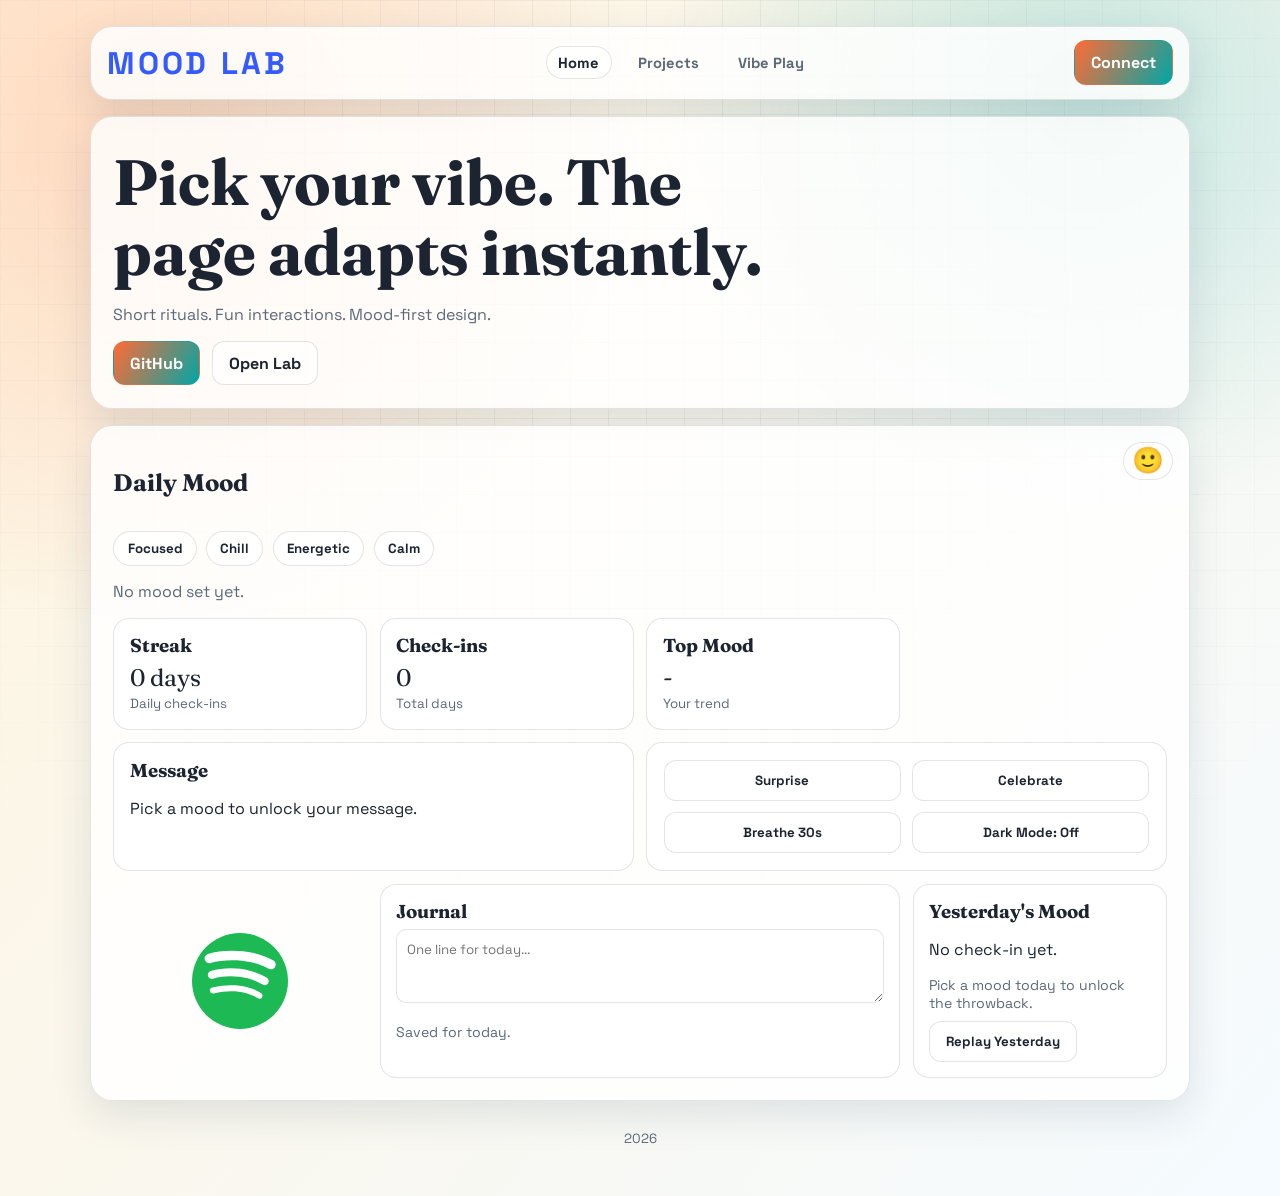
<file: index.html>
﻿<!doctype html>
<html lang="en">
<head>
  <meta charset="UTF-8" />
  <meta name="viewport" content="width=device-width, initial-scale=1.0" />
  <title>Nathaniel Osborne | Mood Lab</title>
  <link rel="preconnect" href="https://fonts.googleapis.com">
  <link rel="preconnect" href="https://fonts.gstatic.com" crossorigin>
  <link href="https://fonts.googleapis.com/css2?family=Fraunces:opsz,wght@9..144,600;9..144,700&family=Space+Grotesk:wght@400;500;700&display=swap" rel="stylesheet">
  <link rel="stylesheet" href="./styles.css" />
</head>
<body>
  <div class="bg-grid" aria-hidden="true"></div>
  <div class="bg-glow" aria-hidden="true"></div>
  <div id="particleLayer" class="particle-layer" aria-hidden="true"></div>

  <header class="topbar reveal">
    <a class="brand" href="./index.html">Mood Lab</a>
    <nav class="topnav topnav-tabs">
      <a class="tab-link active" href="./index.html">Home</a>
      <a class="tab-link" href="./repos.html">Projects</a>
      <a class="tab-link" href="./vibe.html">Vibe Play</a>
    </nav>
    <a class="btn primary" href="https://github.com/NathanielOsborne" target="_blank" rel="noreferrer">Connect</a>
  </header>

  <main>
    <section class="hero reveal">
      <h1>Pick your vibe. The page adapts instantly.</h1>
      <p class="lead">Short rituals. Fun interactions. Mood-first design.</p>
      <div class="cta-row">
        <a class="btn primary" id="githubProfile" href="https://github.com/NathanielOsborne" target="_blank" rel="noreferrer">GitHub</a>
        <a class="btn ghost" href="#mood">Open Lab</a>
      </div>
    </section>

    <section class="mood reveal" id="mood">
      <span id="moodEmoji" class="mood-emoji" aria-hidden="true">🙂</span>
      <div class="section-head">
        <h2>Daily Mood</h2>
      </div>

      <div class="mood-options" role="group" aria-label="Choose your mood for today">
        <button class="mood-btn" data-mood="focused" type="button">Focused</button>
        <button class="mood-btn" data-mood="chill" type="button">Chill</button>
        <button class="mood-btn" data-mood="energetic" type="button">Energetic</button>
        <button class="mood-btn" data-mood="calm" type="button">Calm</button>
      </div>
      <p id="moodStatus" class="status">No mood set yet.</p>

      <div class="mood-lab-grid">
        <article class="mood-card stat-card">
          <h3>Streak</h3>
          <p id="streakValue" class="big-number">0 days</p>
          <small>Daily check-ins</small>
        </article>

        <article class="mood-card stat-card">
          <h3>Check-ins</h3>
          <p id="checkinValue" class="big-number">0</p>
          <small>Total days</small>
        </article>

        <article class="mood-card stat-card">
          <h3>Top Mood</h3>
          <p id="favoriteMood" class="big-number">-</p>
          <small>Your trend</small>
        </article>

        <article class="mood-card quote-card">
          <h3>Message</h3>
          <p id="moodQuote">Pick a mood to unlock your message.</p>
          <p id="moodChallenge" class="challenge"></p>
        </article>

        <article class="mood-card controls-card">
          <div class="mini-actions controls-actions">
            <button id="randomMoodBtn" class="btn ghost" type="button">Surprise</button>
            <button id="celebrateBtn" class="btn ghost" type="button">Celebrate</button>
            <button id="breatheBtn" class="btn ghost" type="button">Breathe 30s</button>
            <button id="themeToggleBtn" class="btn ghost" type="button">Dark Mode: Off</button>
          </div>
        </article>

        <article class="mood-card spotify-card">
          <a id="moodPlaylist" class="spotify-logo-link" href="https://open.spotify.com" target="_blank" rel="noreferrer" aria-label="Open Spotify playlist" title="Open Spotify playlist">
            <svg viewBox="0 0 168 168" role="img" aria-hidden="true">
              <circle cx="84" cy="84" r="84" fill="#1DB954"></circle>
              <path d="M122.6 112.3c-1.6 2.6-4.9 3.5-7.5 1.9-20.6-12.6-46.6-15.4-77.4-8.5-2.9.7-5.8-1.2-6.4-4.1-.7-2.9 1.2-5.8 4.1-6.4 33.6-7.5 62.5-4.3 85.3 9.6 2.6 1.6 3.5 4.9 1.9 7.5z" fill="#fff"></path>
              <path d="M133.3 87.9c-2 3.3-6.3 4.3-9.6 2.3-23.5-14.4-59.3-18.6-87-10.2-3.7 1.1-7.6-1-8.7-4.7-1.1-3.7 1-7.6 4.7-8.7 31.6-9.6 71-5 98.3 11.7 3.3 2 4.3 6.3 2.3 9.6z" fill="#fff"></path>
              <path d="M134.2 62.6c-28.1-16.7-74.5-18.2-101.4-10-4.4 1.3-9-1.2-10.4-5.6-1.3-4.4 1.2-9 5.6-10.4 30.9-9.4 82.2-7.6 114.6 11.6 3.9 2.3 5.2 7.4 2.8 11.3-2.3 3.9-7.4 5.2-11.3 2.8z" fill="#fff"></path>
            </svg>
          </a>
        </article>

        <article class="mood-card journal-card">
          <h3>Journal</h3>
          <textarea id="journalNote" rows="3" placeholder="One line for today..."></textarea>
          <p id="journalStatus" class="status tiny">Saved for today.</p>
        </article>

        <article class="mood-card history-card">
          <h3>Yesterday's Mood</h3>
          <p id="yesterdayMood" class="big-number">No check-in yet.</p>
          <p id="yesterdayMoodNote" class="status tiny">Pick a mood today to unlock the throwback.</p>
          <button id="replayYesterdayBtn" class="btn ghost" type="button">Replay Yesterday</button>
        </article>
      </div>
    </section>
  </main>

  <footer>
    <small><span id="year"></span></small>
  </footer>

  <script src="./script.js"></script>
</body>
</html>
</file>
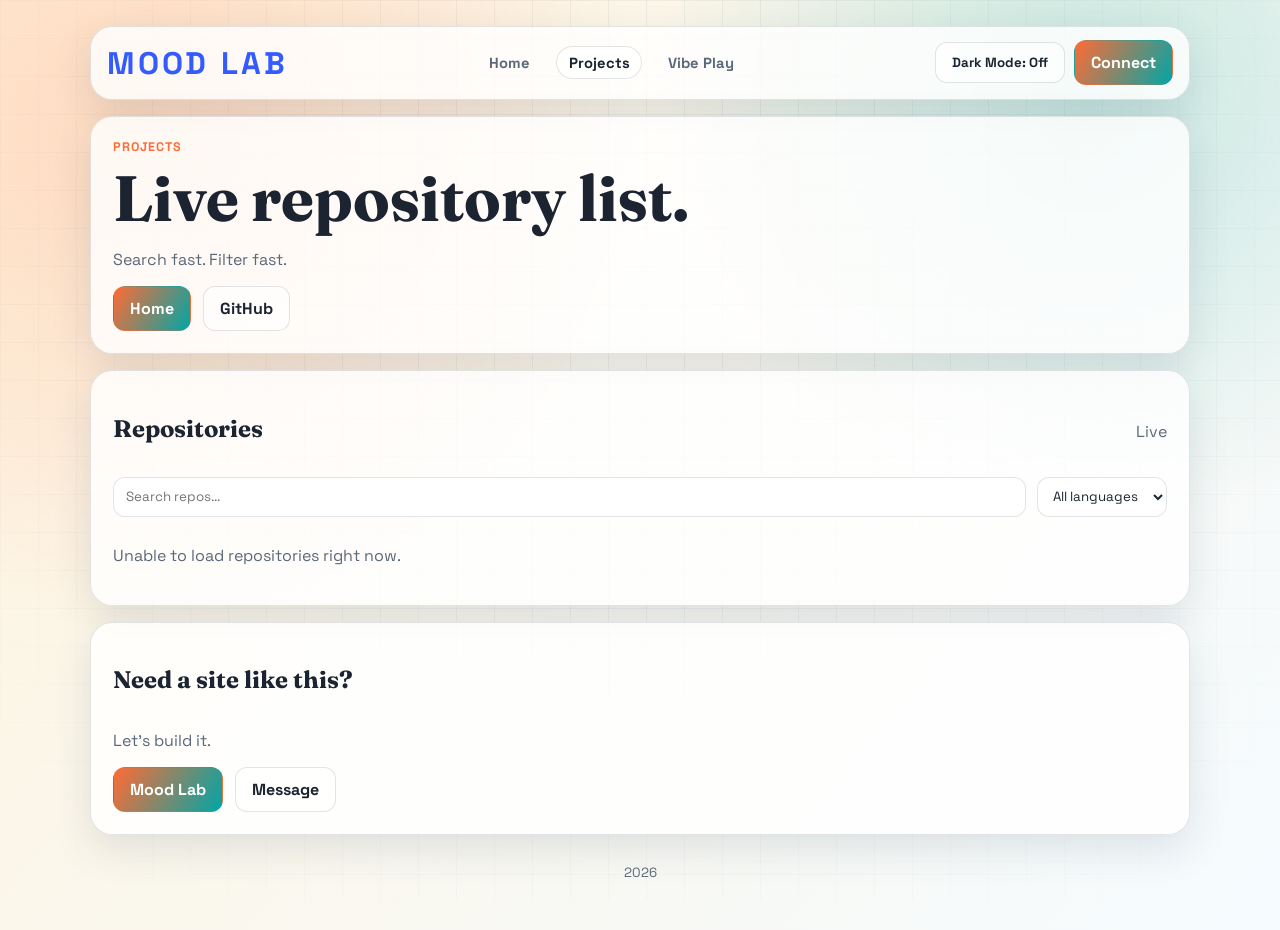
<file: repos.html>
﻿<!doctype html>
<html lang="en">
<head>
  <meta charset="UTF-8" />
  <meta name="viewport" content="width=device-width, initial-scale=1.0" />
  <title>Nathaniel Osborne | Projects</title>
  <link rel="preconnect" href="https://fonts.googleapis.com">
  <link rel="preconnect" href="https://fonts.gstatic.com" crossorigin>
  <link href="https://fonts.googleapis.com/css2?family=Fraunces:opsz,wght@9..144,600;9..144,700&family=Space+Grotesk:wght@400;500;700&display=swap" rel="stylesheet">
  <link rel="stylesheet" href="./styles.css" />
</head>
<body>
  <div class="bg-grid" aria-hidden="true"></div>
  <div class="bg-glow" aria-hidden="true"></div>
  <div id="particleLayer" class="particle-layer" aria-hidden="true"></div>

  <header class="topbar reveal">
    <a class="brand" href="./index.html">Mood Lab</a>
    <nav class="topnav topnav-tabs">
      <a class="tab-link" href="./index.html">Home</a>
      <a class="tab-link active" href="./repos.html">Projects</a>
      <a class="tab-link" href="./vibe.html">Vibe Play</a>
    </nav>
    <div class="topbar-actions">
      <button id="themeToggleBtn" class="btn ghost" type="button">Dark Mode: Off</button>
      <a class="btn primary" href="https://github.com/NathanielOsborne" target="_blank" rel="noreferrer">Connect</a>
    </div>
  </header>

  <main>
    <section class="hero reveal">
      <p class="eyebrow">Projects</p>
      <h1>Live repository list.</h1>
      <p class="lead">Search fast. Filter fast.</p>
      <div class="cta-row">
        <a class="btn primary" href="./index.html">Home</a>
        <a class="btn ghost" href="https://github.com/NathanielOsborne?tab=repositories" target="_blank" rel="noreferrer">GitHub</a>
      </div>
    </section>

    <section id="repos" class="repos reveal">
      <div class="section-head">
        <h2>Repositories</h2>
        <p>Live</p>
      </div>
      <div class="filters" role="group" aria-label="Repository filters">
        <input id="repoSearch" type="search" placeholder="Search repos..." aria-label="Search repositories" />
        <select id="languageFilter" aria-label="Filter by language">
          <option value="all">All languages</option>
        </select>
      </div>
      <div id="repoGrid" class="repo-grid" aria-live="polite"></div>
      <p id="status" class="status">Loading repositories...</p>
    </section>

    <section class="contact reveal" id="contact">
      <div class="section-head">
        <h2>Need a site like this?</h2>
      </div>
      <p>Let’s build it.</p>
      <div class="cta-row">
        <a class="btn primary" href="./index.html">Mood Lab</a>
        <a class="btn ghost" href="https://github.com/NathanielOsborne" target="_blank" rel="noreferrer">Message</a>
      </div>
    </section>
  </main>

  <footer>
    <small><span id="year"></span></small>
  </footer>

  <script src="./script.js"></script>
</body>
</html>
</file>
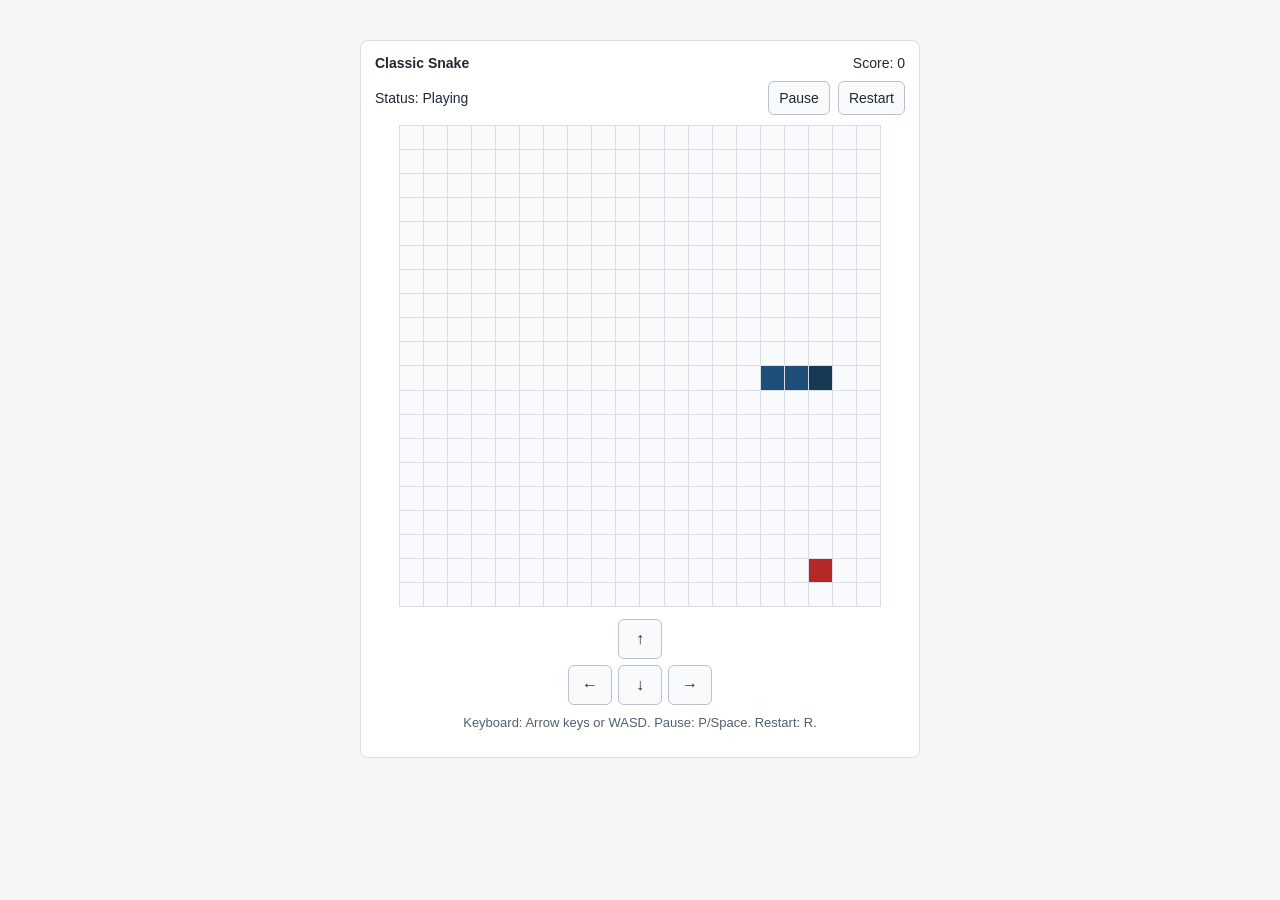
<file: snake.html>
<!DOCTYPE html>
<html lang="en">
<head>
  <meta charset="UTF-8" />
  <meta name="viewport" content="width=device-width, initial-scale=1.0" />
  <title>Snake</title>
  <style>
    :root {
      color-scheme: light;
    }

    body {
      margin: 0;
      font-family: Arial, sans-serif;
      background: #f5f6f8;
      color: #1f2933;
    }

    .wrap {
      max-width: 560px;
      margin: 24px auto;
      padding: 16px;
    }

    .panel {
      background: #ffffff;
      border: 1px solid #d9dee5;
      border-radius: 8px;
      padding: 14px;
    }

    .row {
      display: flex;
      justify-content: space-between;
      align-items: center;
      gap: 12px;
      margin-bottom: 10px;
      font-size: 14px;
    }

    .actions {
      display: flex;
      gap: 8px;
    }

    button {
      border: 1px solid #b9c2cc;
      background: #f9fafb;
      color: #1f2933;
      border-radius: 6px;
      padding: 8px 10px;
      font-size: 14px;
      cursor: pointer;
    }

    button:active {
      background: #eef2f6;
    }

    .grid {
      display: grid;
      grid-template-columns: repeat(20, 1fr);
      grid-template-rows: repeat(20, 1fr);
      gap: 1px;
      background: #d9dee5;
      border: 1px solid #d9dee5;
      width: min(92vw, 480px);
      height: min(92vw, 480px);
      margin: 0 auto;
    }

    .cell {
      background: #f8fafc;
    }

    .snake {
      background: #1f4e79;
    }

    .snake-head {
      background: #163954;
    }

    .food {
      background: #b62828;
    }

    .controls {
      margin-top: 12px;
      display: grid;
      justify-content: center;
      gap: 6px;
    }

    .controls-row {
      display: flex;
      justify-content: center;
      gap: 6px;
    }

    .controls button {
      width: 44px;
      height: 40px;
      padding: 0;
      font-size: 16px;
      line-height: 1;
    }

    .help {
      margin-top: 10px;
      font-size: 13px;
      color: #52606d;
      text-align: center;
    }
  </style>
</head>
<body>
  <main class="wrap" data-snake-root>
    <section class="panel">
      <div class="row">
        <strong>Classic Snake</strong>
        <div>Score: <span data-score>0</span></div>
      </div>
      <div class="row">
        <div>Status: <span data-status>Playing</span></div>
        <div class="actions">
          <button type="button" data-pause>Pause</button>
          <button type="button" data-restart>Restart</button>
        </div>
      </div>
      <div class="grid" data-grid role="img" aria-label="Snake game board"></div>
      <div class="controls" aria-label="On-screen controls">
        <div class="controls-row">
          <button type="button" data-control="up" aria-label="Move up">&#8593;</button>
        </div>
        <div class="controls-row">
          <button type="button" data-control="left" aria-label="Move left">&#8592;</button>
          <button type="button" data-control="down" aria-label="Move down">&#8595;</button>
          <button type="button" data-control="right" aria-label="Move right">&#8594;</button>
        </div>
      </div>
      <p class="help">Keyboard: Arrow keys or WASD. Pause: P/Space. Restart: R.</p>
    </section>
  </main>
  <script src="./snake-game.js"></script>
</body>
</html>
</file>
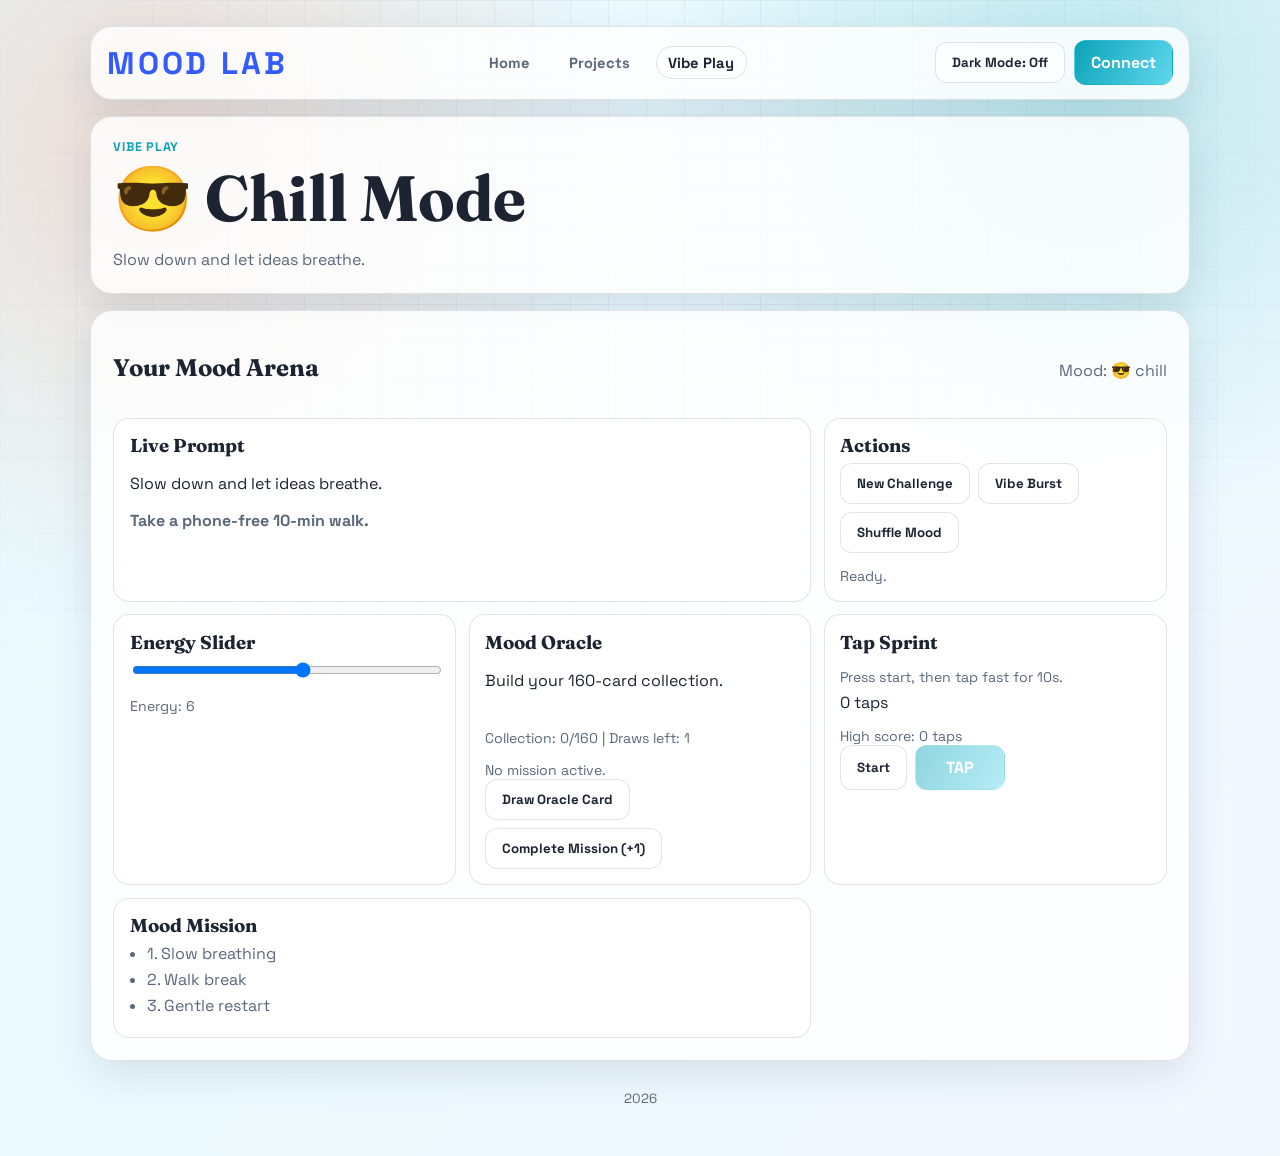
<file: vibe.html>
﻿<!doctype html>
<html lang="en">
<head>
  <meta charset="UTF-8" />
  <meta name="viewport" content="width=device-width, initial-scale=1.0" />
  <title>Nathaniel Osborne | Vibe Play</title>
  <link rel="preconnect" href="https://fonts.googleapis.com">
  <link rel="preconnect" href="https://fonts.gstatic.com" crossorigin>
  <link href="https://fonts.googleapis.com/css2?family=Fraunces:opsz,wght@9..144,600;9..144,700&family=Space+Grotesk:wght@400;500;700&display=swap" rel="stylesheet">
  <link rel="stylesheet" href="./styles.css" />
</head>
<body>
  <div class="bg-grid" aria-hidden="true"></div>
  <div class="bg-glow" aria-hidden="true"></div>
  <div id="particleLayer" class="particle-layer" aria-hidden="true"></div>

  <header class="topbar reveal">
    <a class="brand" href="./index.html">Mood Lab</a>
    <nav class="topnav topnav-tabs">
      <a class="tab-link" href="./index.html">Home</a>
      <a class="tab-link" href="./repos.html">Projects</a>
      <a class="tab-link active" href="./vibe.html">Vibe Play</a>
    </nav>
    <div class="topbar-actions">
      <button id="themeToggleBtn" class="btn ghost" type="button">Dark Mode: Off</button>
      <a class="btn primary" href="https://github.com/NathanielOsborne" target="_blank" rel="noreferrer">Connect</a>
    </div>
  </header>

  <main>
    <section class="hero reveal">
      <p class="eyebrow">Vibe Play</p>
      <h1 id="vibeTitle">Mood game space.</h1>
      <p id="vibeLead" class="lead">Loads from your Home mood pick.</p>
    </section>

    <section class="mood reveal vibe-zone" id="vibeZone">
      <div class="section-head">
        <h2>Your Mood Arena</h2>
        <p id="vibeMoodBadge">Mood: -</p>
      </div>

      <div class="mood-lab-grid">
        <article class="mood-card quote-card">
          <h3>Live Prompt</h3>
          <p id="vibePrompt">Pick mood on Home first.</p>
          <p id="vibeMicroChallenge" class="challenge"></p>
        </article>

        <article class="mood-card">
          <h3>Actions</h3>
          <div class="mini-actions">
            <button id="vibeChallengeBtn" class="btn ghost" type="button">New Challenge</button>
            <button id="vibeBurstBtn" class="btn ghost" type="button">Vibe Burst</button>
            <button id="vibeShuffleMoodBtn" class="btn ghost" type="button">Shuffle Mood</button>
          </div>
          <p id="vibeActionStatus" class="status tiny">Ready.</p>
        </article>

        <article class="mood-card">
          <h3>Energy Slider</h3>
          <input id="vibeEnergy" type="range" min="1" max="10" value="6" />
          <p id="vibeEnergyStatus" class="status tiny">Energy: 6</p>
        </article>

        <article class="mood-card">
          <h3>Mood Oracle</h3>
          <p id="vibeOracleText" class="oracle-text">Build your 160-card collection.</p>
          <p id="vibeOracleProgress" class="status tiny">Collection: 0/160 | Draws left: 1</p>
          <p id="vibeOracleMission" class="status tiny">No mission active.</p>
          <div class="mini-actions">
            <button id="vibeOracleBtn" class="btn ghost" type="button">Draw Oracle Card</button>
            <button id="vibeOracleMissionBtn" class="btn ghost" type="button">Complete Mission (+1)</button>
          </div>
        </article>

        <article class="mood-card">
          <h3>Tap Sprint</h3>
          <p id="vibeTapStatus" class="status tiny">Press start, then tap fast for 10s.</p>
          <p id="vibeTapScore" class="big-number">0 taps</p>
          <p id="vibeTapHighScore" class="status tiny">High score: 0 taps</p>
          <div class="mini-actions">
            <button id="vibeTapStartBtn" class="btn ghost" type="button">Start</button>
            <button id="vibeTapBtn" class="btn primary tap-button" type="button" disabled>TAP</button>
          </div>
        </article>

        <article class="mood-card journal-card">
          <h3>Mood Mission</h3>
          <ul id="vibeMissionList" class="history-list"></ul>
        </article>
      </div>
    </section>
  </main>

  <footer>
    <small><span id="year"></span></small>
  </footer>

  <script src="./script.js"></script>
</body>
</html>
</file>
<file: styles.css>
﻿:root {
  --bg-1: #fff4de;
  --bg-2: #f5fbff;
  --text: #1b2430;
  --muted: #5b6879;
  --accent: #ff6b35;
  --accent-2: #00a6a6;
  --panel: rgba(255, 255, 255, 0.82);
  --border: rgba(27, 36, 48, 0.12);
  --shadow: 0 14px 40px rgba(36, 56, 84, 0.12);
  --particle-color: rgba(255, 107, 53, 0.22);
}

* {
  box-sizing: border-box;
}

html,
body {
  margin: 0;
  padding: 0;
  min-height: 100%;
}

body {
  font-family: "Space Grotesk", sans-serif;
  color: var(--text);
  background: linear-gradient(130deg, var(--bg-1), var(--bg-2));
  padding: 1.2rem 1rem 3rem;
  transition: background 300ms ease, color 300ms ease;
}

body[data-mood="focused"] {
  --bg-1: #e9eefc;
  --bg-2: #f9fbff;
  --accent: #335bff;
  --accent-2: #4c8bf5;
  --particle-color: rgba(51, 91, 255, 0.22);
}

body[data-mood="chill"] {
  --bg-1: #e7fbff;
  --bg-2: #f3f8ff;
  --accent: #0aa3b8;
  --accent-2: #60d7ed;
  --particle-color: rgba(10, 163, 184, 0.22);
}

body[data-mood="energetic"] {
  --bg-1: #fff0e8;
  --bg-2: #fff8f0;
  --accent: #ff4d2d;
  --accent-2: #ff8a00;
  --particle-color: rgba(255, 77, 45, 0.24);
}

body[data-mood="calm"] {
  --bg-1: #edfff6;
  --bg-2: #f5fff8;
  --accent: #2b9a62;
  --accent-2: #6dce98;
  --particle-color: rgba(43, 154, 98, 0.22);
}


body[data-theme="dark"] {
  --bg-1: #10131c;
  --bg-2: #171d2a;
  --text: #000000;
  --muted: #000000;
  --particle-color: rgba(255, 255, 255, 0.14);
}

body[data-theme="dark"][data-mood="focused"] {
  --bg-1: #121932;
  --bg-2: #1a2540;
  --particle-color: rgba(94, 134, 255, 0.26);
}

body[data-theme="dark"][data-mood="chill"] {
  --bg-1: #0f1f28;
  --bg-2: #16303a;
  --particle-color: rgba(63, 213, 237, 0.26);
}

body[data-theme="dark"][data-mood="energetic"] {
  --bg-1: #2a1614;
  --bg-2: #3a1c15;
  --particle-color: rgba(255, 124, 81, 0.28);
}

body[data-theme="dark"][data-mood="calm"] {
  --bg-1: #13261d;
  --bg-2: #1a3226;
  --particle-color: rgba(109, 206, 152, 0.27);
}
.bg-grid {
  position: fixed;
  inset: 0;
  z-index: 0;
  pointer-events: none;
  background-image: linear-gradient(rgba(90, 110, 130, 0.08) 1px, transparent 1px),
    linear-gradient(90deg, rgba(90, 110, 130, 0.08) 1px, transparent 1px);
  background-size: 38px 38px;
  mask-image: radial-gradient(circle at 50% 30%, black 30%, transparent 95%);
}

.bg-glow {
  position: fixed;
  inset: 0;
  z-index: 0;
  pointer-events: none;
  background:
    radial-gradient(circle at 12% 16%, rgba(255, 107, 53, 0.2), transparent 36%),
    radial-gradient(circle at 85% 11%, rgba(0, 166, 166, 0.2), transparent 32%);
}

.particle-layer {
  position: fixed;
  inset: 0;
  pointer-events: none;
  z-index: 0;
  overflow: hidden;
}

.particle,
.spark {
  position: absolute;
  border-radius: 999px;
  background: var(--particle-color);
}

.particle {
  left: var(--x);
  bottom: -20px;
  width: var(--size);
  height: var(--size);
  animation: particle-rise var(--duration) linear infinite;
}

.spark {
  width: 8px;
  height: 8px;
  opacity: 0;
  animation: spark-burst 760ms ease-out forwards;
}

@keyframes particle-rise {
  from {
    transform: translateY(0) translateX(0) scale(0.8);
    opacity: 0;
  }

  20% {
    opacity: 0.85;
  }

  to {
    transform: translateY(-110vh) translateX(22px) scale(1.06);
    opacity: 0;
  }
}

@keyframes spark-burst {
  from {
    opacity: 1;
    transform: translate(0, 0) scale(1);
  }

  to {
    opacity: 0;
    transform: translate(var(--dx), var(--dy)) scale(0.4);
  }
}

.topbar,
.hero,
.mood,
.repos,
.contact,
footer {
  position: relative;
  z-index: 2;
  width: min(1100px, 100%);
  margin: 0 auto;
}

.topbar,
.hero,
.mood,
.repos,
.contact {
  border: 1px solid var(--border);
  border-radius: 22px;
  background: var(--panel);
  box-shadow: var(--shadow);
}

.topbar {
  margin-top: 0.4rem;
  padding: 0.85rem 1rem;
  display: flex;
  align-items: center;
  justify-content: space-between;
  gap: 1rem;
}

.topbar-actions {
  display: inline-flex;
  gap: 0.55rem;
  align-items: center;
}

.brand {
  font-family: "Space Grotesk", sans-serif;
  text-decoration: none;
  color: #335bff;
  font-size: 1.95rem;
  font-weight: 700;
  letter-spacing: 0.1em;
  text-transform: uppercase;
}

.topnav {
  display: flex;
  gap: 0.85rem;
}

.topnav a {
  text-decoration: none;
  color: var(--muted);
  font-weight: 700;
  font-size: 0.92rem;
}

.topnav-tabs .tab-link {
  padding: 0.4rem 0.72rem;
  border: 1px solid transparent;
  border-radius: 999px;
}

.topnav-tabs .tab-link.active {
  border-color: var(--border);
  color: var(--text);
  background: rgba(255, 255, 255, 0.72);
}

.hero,
.mood,
.repos,
.contact {
  margin-top: 1rem;
  padding: 1.4rem;
}

.eyebrow {
  margin: 0;
  font-weight: 700;
  letter-spacing: 0.06em;
  text-transform: uppercase;
  color: var(--accent);
  font-size: 0.78rem;
}

h1,
h2,
h3 {
  font-family: "Fraunces", serif;
}

h1 {
  margin: 0.5rem 0 0;
  max-width: 16ch;
  line-height: 1.1;
  font-size: clamp(2.1rem, 5vw, 4rem);
}

.lead {
  color: var(--muted);
  max-width: 65ch;
  margin-bottom: 0;
}

.cta-row {
  display: flex;
  gap: 0.7rem;
  flex-wrap: wrap;
  margin-top: 1rem;
}

.btn {
  text-decoration: none;
  padding: 0.68rem 1rem;
  border-radius: 12px;
  border: 1px solid transparent;
  font-weight: 700;
  display: inline-block;
  cursor: pointer;
  font-family: inherit;
}

.btn.primary {
  background: linear-gradient(120deg, var(--accent), var(--accent-2));
  color: white;
}

.btn.ghost {
  border-color: var(--border);
  color: var(--text);
  background: rgba(255, 255, 255, 0.6);
}

.section-head {
  display: flex;
  justify-content: space-between;
  align-items: baseline;
  gap: 1rem;
}

.section-head p {
  margin: 0;
  color: var(--muted);
}

.mood {
  overflow: hidden;
}

.mood-emoji {
  position: absolute;
  right: 1rem;
  top: 1rem;
  font-size: 1.6rem;
  line-height: 1;
  background: rgba(255, 255, 255, 0.85);
  border: 1px solid var(--border);
  border-radius: 999px;
  padding: 0.32rem 0.5rem;
}

.mood-options {
  margin-top: 0.9rem;
  display: flex;
  gap: 0.6rem;
  flex-wrap: wrap;
}

.mood-btn {
  border-radius: 999px;
  border: 1px solid var(--border);
  background: rgba(255, 255, 255, 0.82);
  color: var(--text);
  padding: 0.5rem 0.82rem;
  font-family: inherit;
  font-weight: 700;
  cursor: pointer;
}

.mood-btn.active {
  background: linear-gradient(120deg, var(--accent), var(--accent-2));
  color: white;
  border-color: transparent;
}

.mood-lab-grid {
  margin-top: 1rem;
  display: grid;
  grid-template-columns: repeat(4, minmax(0, 1fr));
  gap: 0.8rem;
}

.mood-card {
  border: 1px solid var(--border);
  border-radius: 16px;
  padding: 0.95rem;
  background: rgba(255, 255, 255, 0.8);
}

.mood-card h3 {
  margin-top: 0;
  margin-bottom: 0.4rem;
}

.stat-card .big-number {
  font-family: "Fraunces", serif;
  font-size: 1.5rem;
  margin: 0;
}

.stat-card small {
  color: var(--muted);
}

.quote-card {
  grid-column: span 2;
}

.challenge {
  margin-top: 0.6rem;
  color: var(--muted);
  font-weight: 700;
}

.journal-card {
  grid-column: span 2;
}

.journal-card textarea {
  width: 100%;
  resize: vertical;
  border-radius: 10px;
  border: 1px solid var(--border);
  background: white;
  color: var(--text);
  padding: 0.65rem;
  font-family: inherit;
}

.history-list {
  margin: 0;
  padding-left: 1.1rem;
}

.history-list li {
  color: var(--muted);
  margin-bottom: 0.32rem;
}

.mini-actions {
  display: flex;
  gap: 0.5rem;
  flex-wrap: wrap;
}

.controls-actions {
  display: grid;
  grid-template-columns: repeat(2, minmax(0, 1fr));
  gap: 0.72rem;
}

.controls-actions .btn {
  width: 100%;
  text-align: center;
}

.filters {
  margin-top: 0.9rem;
  display: flex;
  gap: 0.7rem;
  flex-wrap: wrap;
}

.filters input,
.filters select {
  border-radius: 12px;
  border: 1px solid var(--border);
  background: rgba(255, 255, 255, 0.9);
  color: var(--text);
  padding: 0.58rem 0.7rem;
  font-family: inherit;
}

.filters input {
  min-width: 210px;
  flex: 1;
}

.repo-grid {
  margin-top: 0.9rem;
  display: grid;
  grid-template-columns: repeat(auto-fit, minmax(260px, 1fr));
  gap: 0.8rem;
}

.repo-card {
  border: 1px solid var(--border);
  border-radius: 14px;
  padding: 0.95rem;
  background: rgba(255, 255, 255, 0.86);
}

.repo-card h3 {
  margin-top: 0;
  margin-bottom: 0.4rem;
}

.repo-card p {
  margin: 0;
  color: var(--muted);
  min-height: 2.5em;
}

.repo-meta {
  margin-top: 0.7rem;
  font-size: 0.84rem;
  color: var(--muted);
}

.repo-link {
  margin-top: 0.6rem;
  display: inline-block;
  color: var(--accent);
  font-weight: 700;
  text-decoration: none;
}

.status {
  margin-top: 0.9rem;
  color: var(--muted);
}

.status.tiny {
  margin-bottom: 0;
  font-size: 0.88rem;
}

.contact p {
  color: var(--muted);
  margin-bottom: 0;
}

footer {
  margin-top: 1.6rem;
  text-align: center;
  color: var(--muted);
}

.reveal {
  opacity: 0;
  transform: translateY(18px);
  transition: opacity 420ms ease, transform 420ms ease;
}

.reveal.visible {
  opacity: 1;
  transform: translateY(0);
}

@media (max-width: 980px) {
  .mood-lab-grid {
    grid-template-columns: repeat(2, minmax(0, 1fr));
  }

  .quote-card,
  .journal-card {
    grid-column: span 2;
  }

  .topnav {
    display: none;
  }
}

@media (max-width: 680px) {
  body {
    padding: 0.8rem 0.75rem 2rem;
  }

  .section-head {
    flex-direction: column;
    align-items: flex-start;
  }

  .mood-lab-grid {
    grid-template-columns: 1fr;
  }

  .quote-card,
  .journal-card,
  .controls-card {
    grid-column: span 1;
  }
}


@keyframes glow-bounce {
  0% {
    transform: scale(1);
    opacity: 1;
  }

  40% {
    transform: scale(1.05);
    opacity: 0.95;
  }

  100% {
    transform: scale(1);
    opacity: 1;
  }
}

@keyframes grid-spin {
  0% {
    transform: rotate(0deg) scale(1);
    opacity: 1;
  }

  50% {
    transform: rotate(1.2deg) scale(1.03);
    opacity: 0.85;
  }

  100% {
    transform: rotate(0deg) scale(1);
    opacity: 1;
  }
}

.burst-dot {
  position: fixed;
  border-radius: 999px;
  background: var(--particle-color);
  z-index: 1;
  pointer-events: none;
  animation: burst-float 4s ease-out forwards;
}

@keyframes burst-float {
  0% {
    transform: translateY(0) scale(0.8);
    opacity: 0;
  }

  10% {
    opacity: 0.9;
  }

  100% {
    transform: translateY(-115vh) scale(1.15);
    opacity: 0;
  }
}

body.celebration .bg-glow {
  animation: glow-bounce 900ms ease-out;
}

body.celebration .bg-grid {
  animation: grid-spin 900ms ease-out;
}

body.celebration .particle-layer {
  filter: saturate(1.7) brightness(1.2);
}

.vibe-zone .mood-lab-grid {
  grid-template-columns: repeat(3, minmax(0, 1fr));
}

.vibe-zone input[type="range"] {
  width: 100%;
}

@media (max-width: 980px) {
  .vibe-zone .mood-lab-grid {
    grid-template-columns: repeat(2, minmax(0, 1fr));
  }
}

@media (max-width: 680px) {
  .vibe-zone .mood-lab-grid {
    grid-template-columns: 1fr;
  }
}




.spotify-card {
  border: none;
  background: transparent;
  box-shadow: none;
  display: flex;
  align-items: center;
  justify-content: center;
  padding: 0.15rem;
  min-height: 118px;
}

.spotify-logo-link {
  display: inline-flex;
  width: 96px;
  height: 96px;
  border-radius: 999px;
  border: none;
  background: transparent;
  align-items: center;
  justify-content: center;
  transition: transform 180ms ease;
  box-shadow: none;
}

.spotify-logo-link:hover {
  transform: translateY(-2px) scale(1.04);
  box-shadow: none;
}

.spotify-logo-link svg {
  width: 96px;
  height: 96px;
}

.history-card .btn {
  margin-top: 0.55rem;
}
.oracle-text {
  min-height: 2.7em;
}

.oracle-hit {
  color: #35f3a8;
}

.oracle-miss {
  color: #9db0d6;
}

.tap-button {
  min-width: 90px;
  font-size: 1rem;
}

.tap-button:disabled {
  opacity: 0.45;
  cursor: not-allowed;
}

.vibe-zone .big-number {
  margin: 0.35rem 0;
}



.controls-card {
  grid-column: span 2;
  padding: 1.05rem;
}

body[data-theme="dark"] .btn.primary,
body[data-theme="dark"] .mood-btn.active {
  color: #000000;
}
</file>
